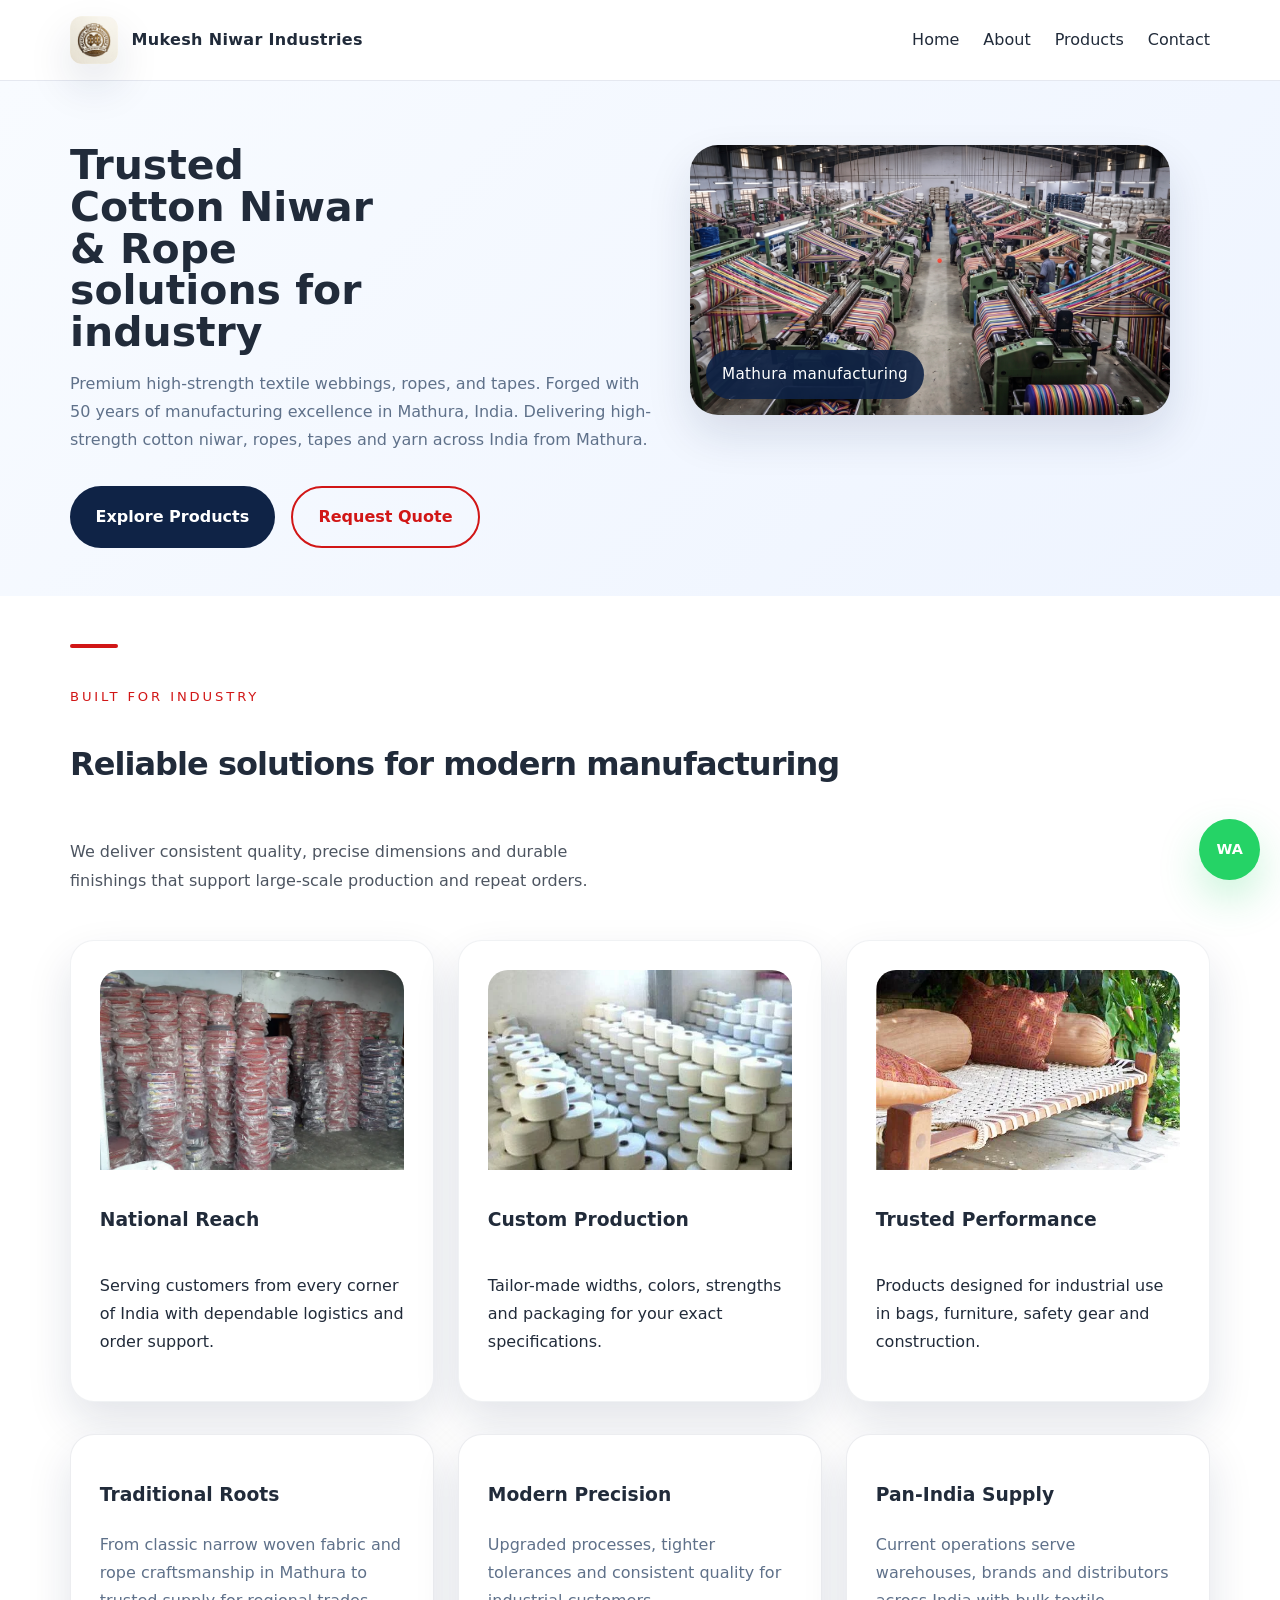
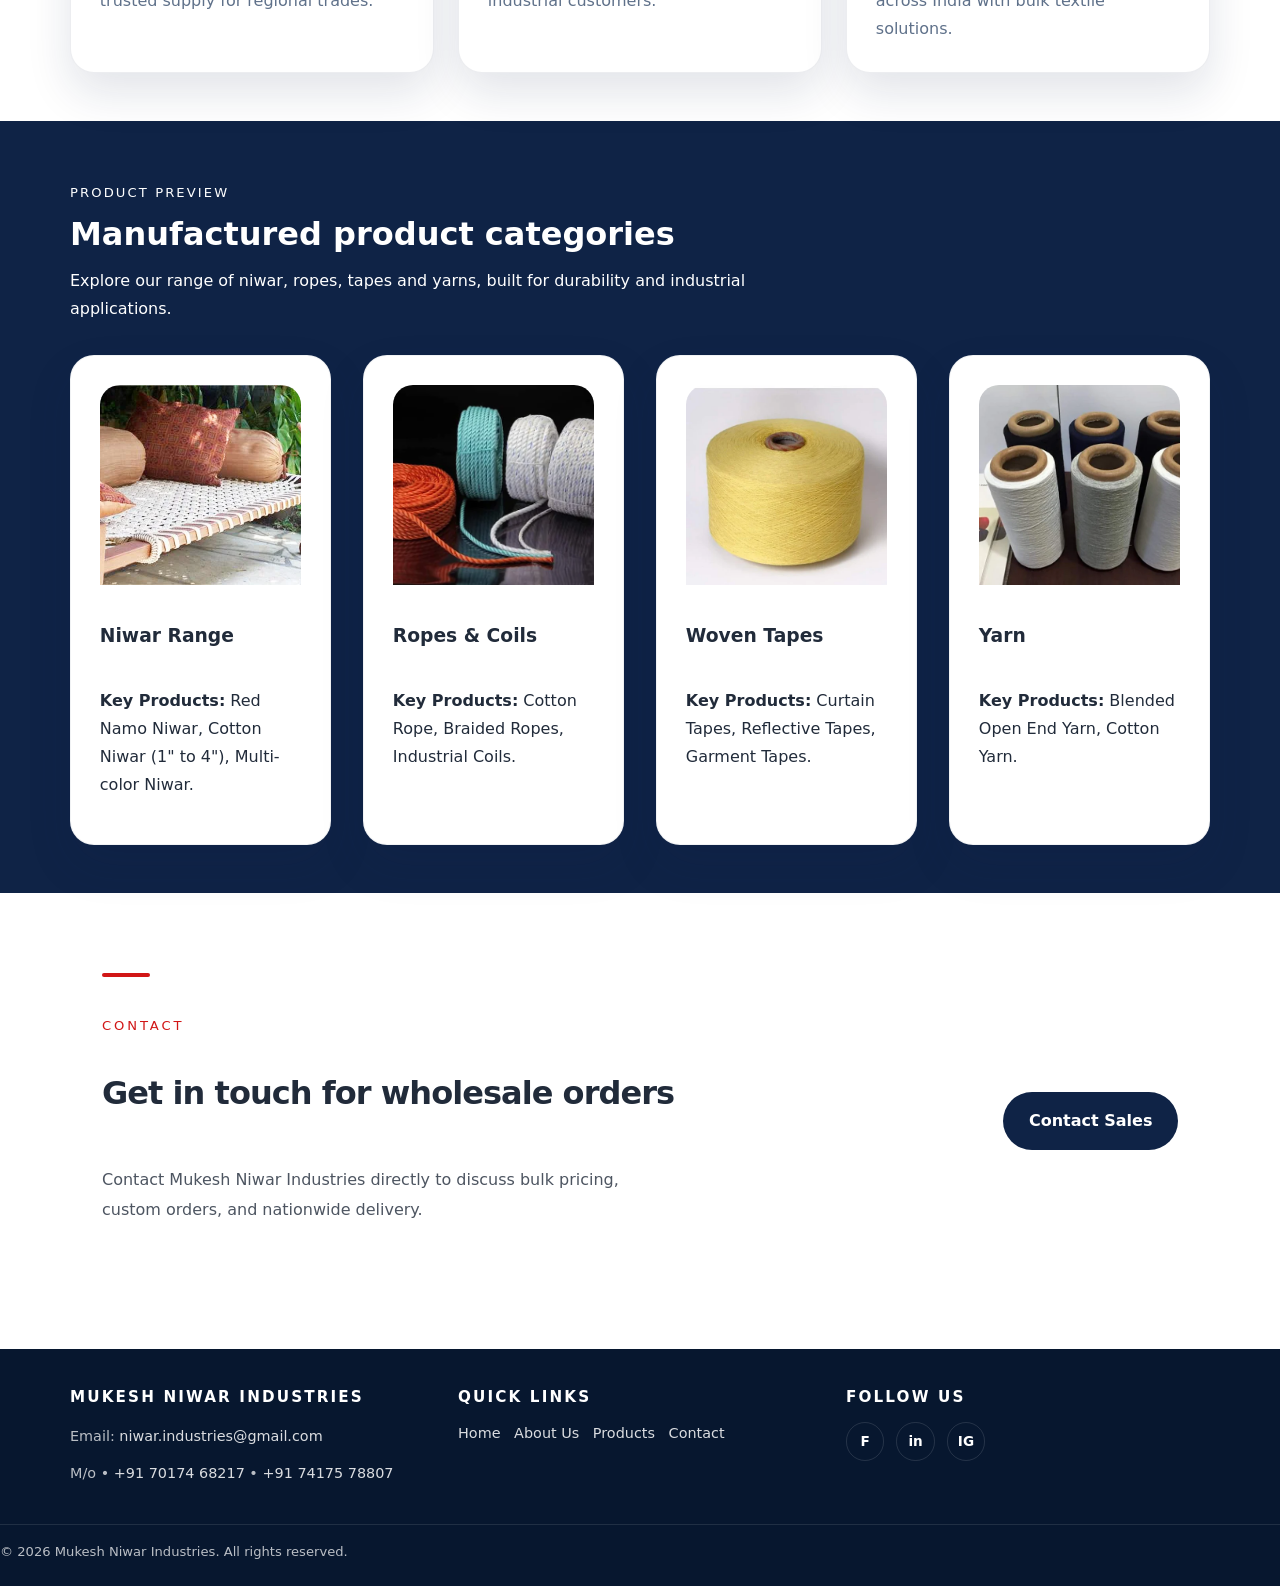
<file: index.html>
<!DOCTYPE html>
<html lang="en">
  <head>
    <meta charset="UTF-8" />
    <meta name="viewport" content="width=device-width, initial-scale=1.0" />
    <meta
      name="description"
      content="Mukesh Niwar Industries - Leading manufacturer and pan-India supplier of narrow woven fabrics, cotton niwar, ropes, and industrial tapes."
    />
    <title>Home | Mukesh Niwar Industries</title>
    <link rel="stylesheet" href="styles.css" />
  </head>
  <body>
    <header class="site-header">
      <div class="container header-inner">
        <a href="index.html" class="brand brand-with-logo">
          <img src="logo.png" alt="Mukesh Niwar Industries logo" class="logo" loading="eager" decoding="async" />
          <span>Mukesh Niwar Industries</span>
        </a>
        <button class="nav-toggle" aria-label="Open navigation">
          <span></span>
          <span></span>
          <span></span>
        </button>
        <nav class="site-nav" id="main-nav">
          <a href="index.html" aria-current="page">Home</a>
          <a href="about.html">About</a>
          <a href="products.html">Products</a>
          <a href="contact.html">Contact</a>
        </nav>
      </div>
    </header>

    <main>
      <section class="hero" id="home">
        <div class="container hero-grid">
          <div>
            <h1>Trusted Cotton Niwar & Rope solutions for industry</h1>
            <p class="hero-copy">
              Premium high-strength textile webbings, ropes, and tapes. Forged with 50 years of manufacturing excellence in Mathura, India. Delivering high-strength cotton niwar, ropes, tapes and yarn across India from Mathura.
            </p>
            <div class="hero-actions">
              <a class="btn btn-primary" href="products.html">Explore Products</a>
              <a class="btn btn-secondary" href="contact.html">Request Quote</a>
            </div>
          </div>

          <div class="hero-visual">
            <div class="hero-image-card">
              <picture>
                <source type="image/png" srcset="curreent_traditonal_ind.png" />
                <img src="curreent_traditonal_ind.png" alt="Traditional manufacturing" loading="eager" decoding="async" />
              </picture>
              <span class="hero-image-chip">Mathura manufacturing</span>
            </div>
            <!-- hero descriptive paragraph removed per request -->
          </div>
        </div>
      </section>

      <section class="section-light">
        <div class="container">
          <div class="page-header">
            <p class="eyebrow">Built for Industry</p>
            <h2>Reliable solutions for modern manufacturing</h2>
            <p>
              We deliver consistent quality, precise dimensions and durable finishings that support large-scale production and repeat orders.
            </p>
          </div>

          <div class="cards-grid">
            <article class="section-card">
              <img src="ind_pic1.webp" alt="Manufacturing facility" class="card-img" loading="lazy" decoding="async" />
              <h3>National Reach</h3>
              <p>Serving customers from every corner of India with dependable logistics and order support.</p>
            </article>
            <article class="section-card">
              <img src="ind_pic2.webp" alt="Production process" class="card-img" loading="lazy" decoding="async" />
              <h3>Custom Production</h3>
              <p>Tailor-made widths, colors, strengths and packaging for your exact specifications.</p>
            </article>
            <article class="section-card">
              <img src="outputproduct1.webp" alt="Product quality" class="card-img" loading="lazy" decoding="async" />
              <h3>Trusted Performance</h3>
              <p>Products designed for industrial use in bags, furniture, safety gear and construction.</p>
            </article>
          </div>

          <div class="timeline-grid">
            <article class="timeline-step">
              <h3>Traditional Roots</h3>
              <p>From classic narrow woven fabric and rope craftsmanship in Mathura to trusted supply for regional trades.</p>
            </article>
            <article class="timeline-step">
              <h3>Modern Precision</h3>
              <p>Upgraded processes, tighter tolerances and consistent quality for industrial customers.</p>
            </article>
            <article class="timeline-step">
              <h3>Pan-India Supply</h3>
              <p>Current operations serve warehouses, brands and distributors across India with bulk textile solutions.</p>
            </article>
          </div>
        </div>
      </section>

      <section class="section-primary">
        <div class="container">
          <div class="section-header text-white">
            <p class="eyebrow">Product Preview</p>
            <h2>Manufactured product categories</h2>
            <p>
              Explore our range of niwar, ropes, tapes and yarns, built for durability and industrial applications.
            </p>
          </div>
          <div class="cards-grid">
            <article class="section-card">
              <img src="outputproduct1.webp" alt="Niwar range products" class="card-img" loading="lazy" decoding="async" />
              <h3>Niwar Range</h3>
              <p><strong>Key Products:</strong> Red Namo Niwar, Cotton Niwar (1" to 4"), Multi-color Niwar.</p>
            </article>
            <article class="section-card">
              <img src="rope1.webp" alt="Ropes and coils" class="card-img" loading="lazy" decoding="async" />
              <h3>Ropes & Coils</h3>
              <p><strong>Key Products:</strong> Cotton Rope, Braided Ropes, Industrial Coils.</p>
            </article>
            <article class="section-card">
              <img src="yarn1.webp" alt="Woven tapes" class="card-img" loading="lazy" decoding="async" />
              <h3>Woven Tapes</h3>
              <p><strong>Key Products:</strong> Curtain Tapes, Reflective Tapes, Garment Tapes.</p>
            </article>
            <article class="section-card">
              <img src="yarn2.webp" alt="Yarn products" class="card-img" loading="lazy" decoding="async" />
              <h3>Yarn</h3>
              <p><strong>Key Products:</strong> Blended Open End Yarn, Cotton Yarn.</p>
            </article>
          </div>
        </div>
      </section>

      <section class="section-light">
        <div class="container contact-panel">
          <div class="page-header">
            <p class="eyebrow">Contact</p>
            <h2>Get in touch for wholesale orders</h2>
            <p>
              Contact Mukesh Niwar Industries directly to discuss bulk pricing, custom orders, and nationwide delivery.
            </p>
          </div>
          <a class="btn btn-primary" href="contact.html">Contact Sales</a>
        </div>
      </section>
    </main>

    <footer class="site-footer">
      <div class="container footer-grid">
        <div class="footer-block">
          <h3>Mukesh Niwar Industries</h3>
          <p class="footer-contact">Email: <a href="mailto:niwar.industries@gmail.com">niwar.industries@gmail.com</a></p>
          <p class="footer-contact">M/o &bull; <a href="tel:+917017468217">+91 70174 68217</a> &bull; <a href="tel:+917417578807">+91 74175 78807</a></p>
        </div>
        <div class="footer-block">
          <h3>Quick Links</h3>
          <ul class="footer-links">
            <li><a href="index.html">Home</a></li>
            <li><a href="about.html">About Us</a></li>
            <li><a href="products.html">Products</a></li>
            <li><a href="contact.html">Contact</a></li>
          </ul>
        </div>
        <div class="footer-block">
          <h3>Follow Us</h3>
          <div class="social-links">
            <a class="social-link" href="#" aria-label="Facebook">F</a>
            <a class="social-link" href="#" aria-label="LinkedIn">in</a>
            <a class="social-link" href="#" aria-label="Instagram">IG</a>
          </div>
        </div>
      </div>
      <div class="footer-note">&copy; 2026 Mukesh Niwar Industries. All rights reserved.</div>
    </footer>

    <a class="whatsapp-float" href="https://wa.me/917017468217?text=Hello%20Mukesh%20Niwar%20Industries%2C%20I%20need%20a%20quote." target="_blank" rel="noreferrer noopener" aria-label="WhatsApp Now"></a>
    <script src="script.js"></script>
  </body>
</html>
</file>
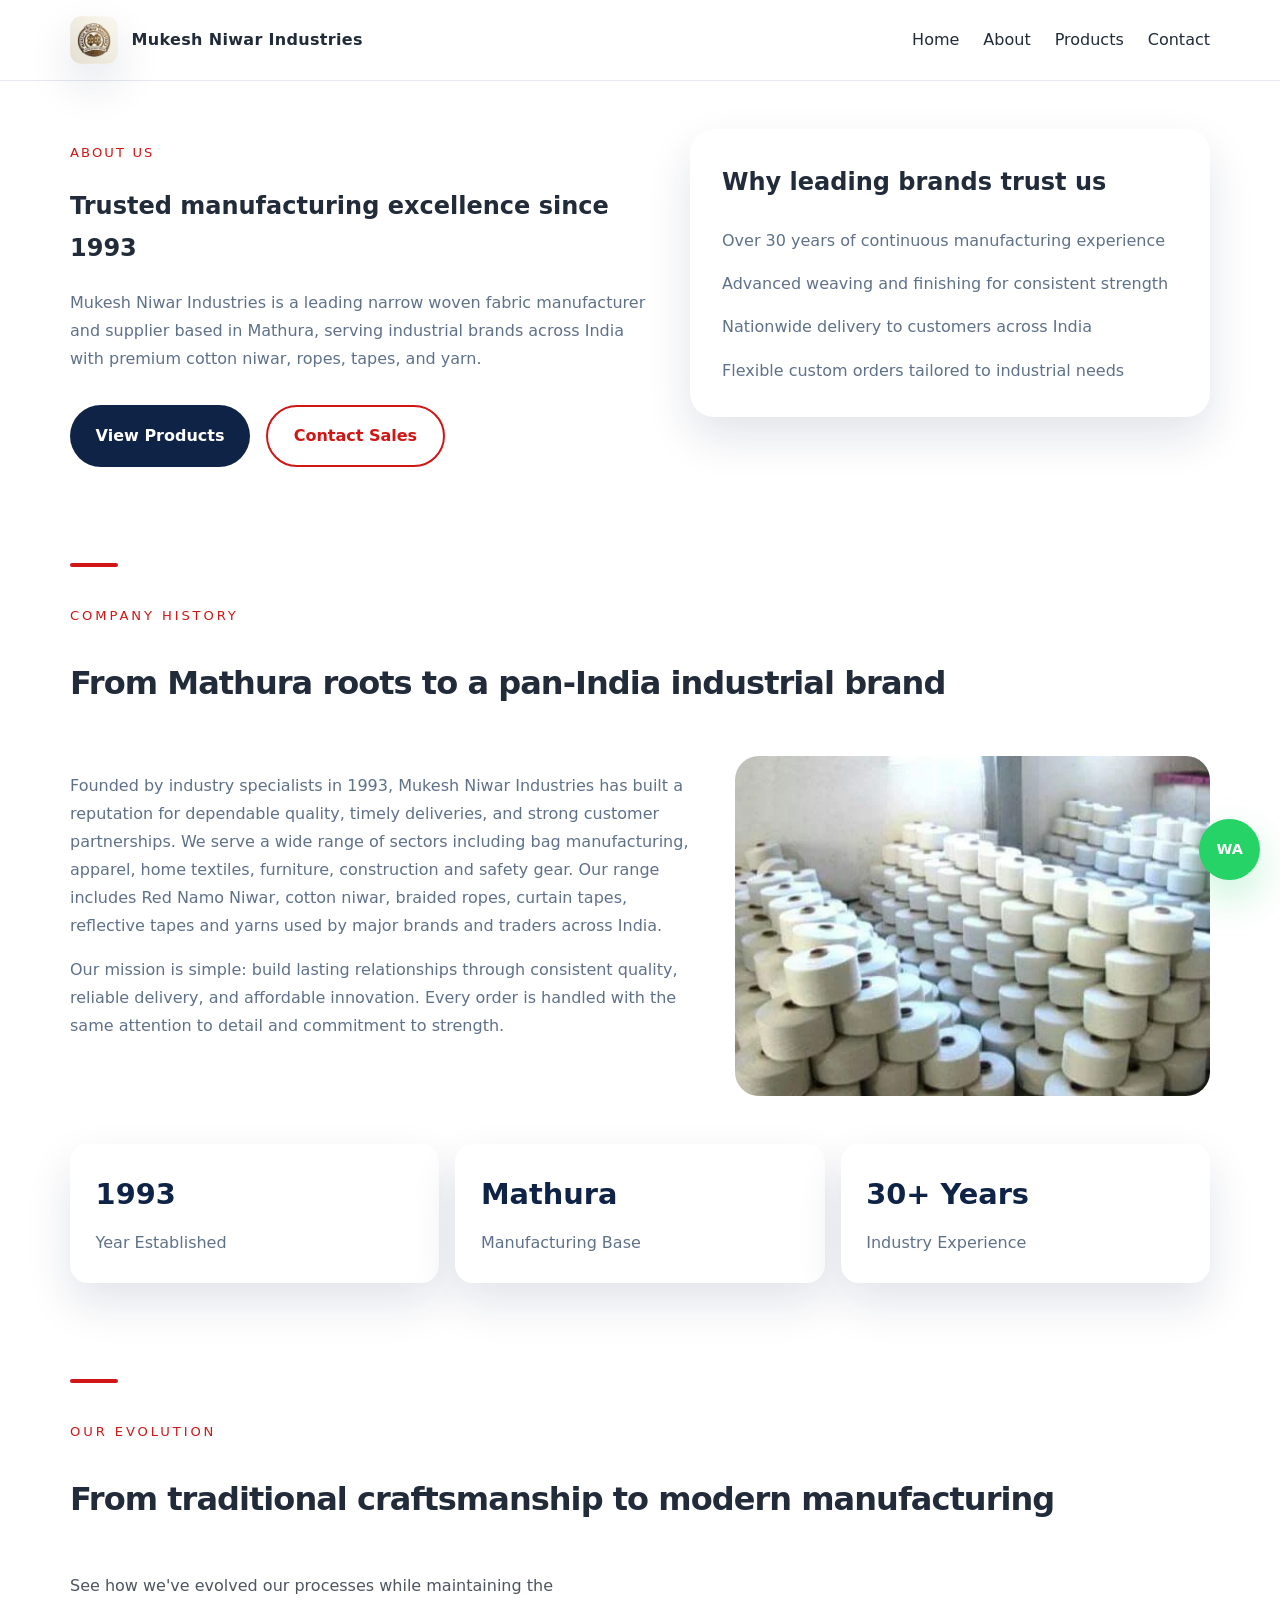
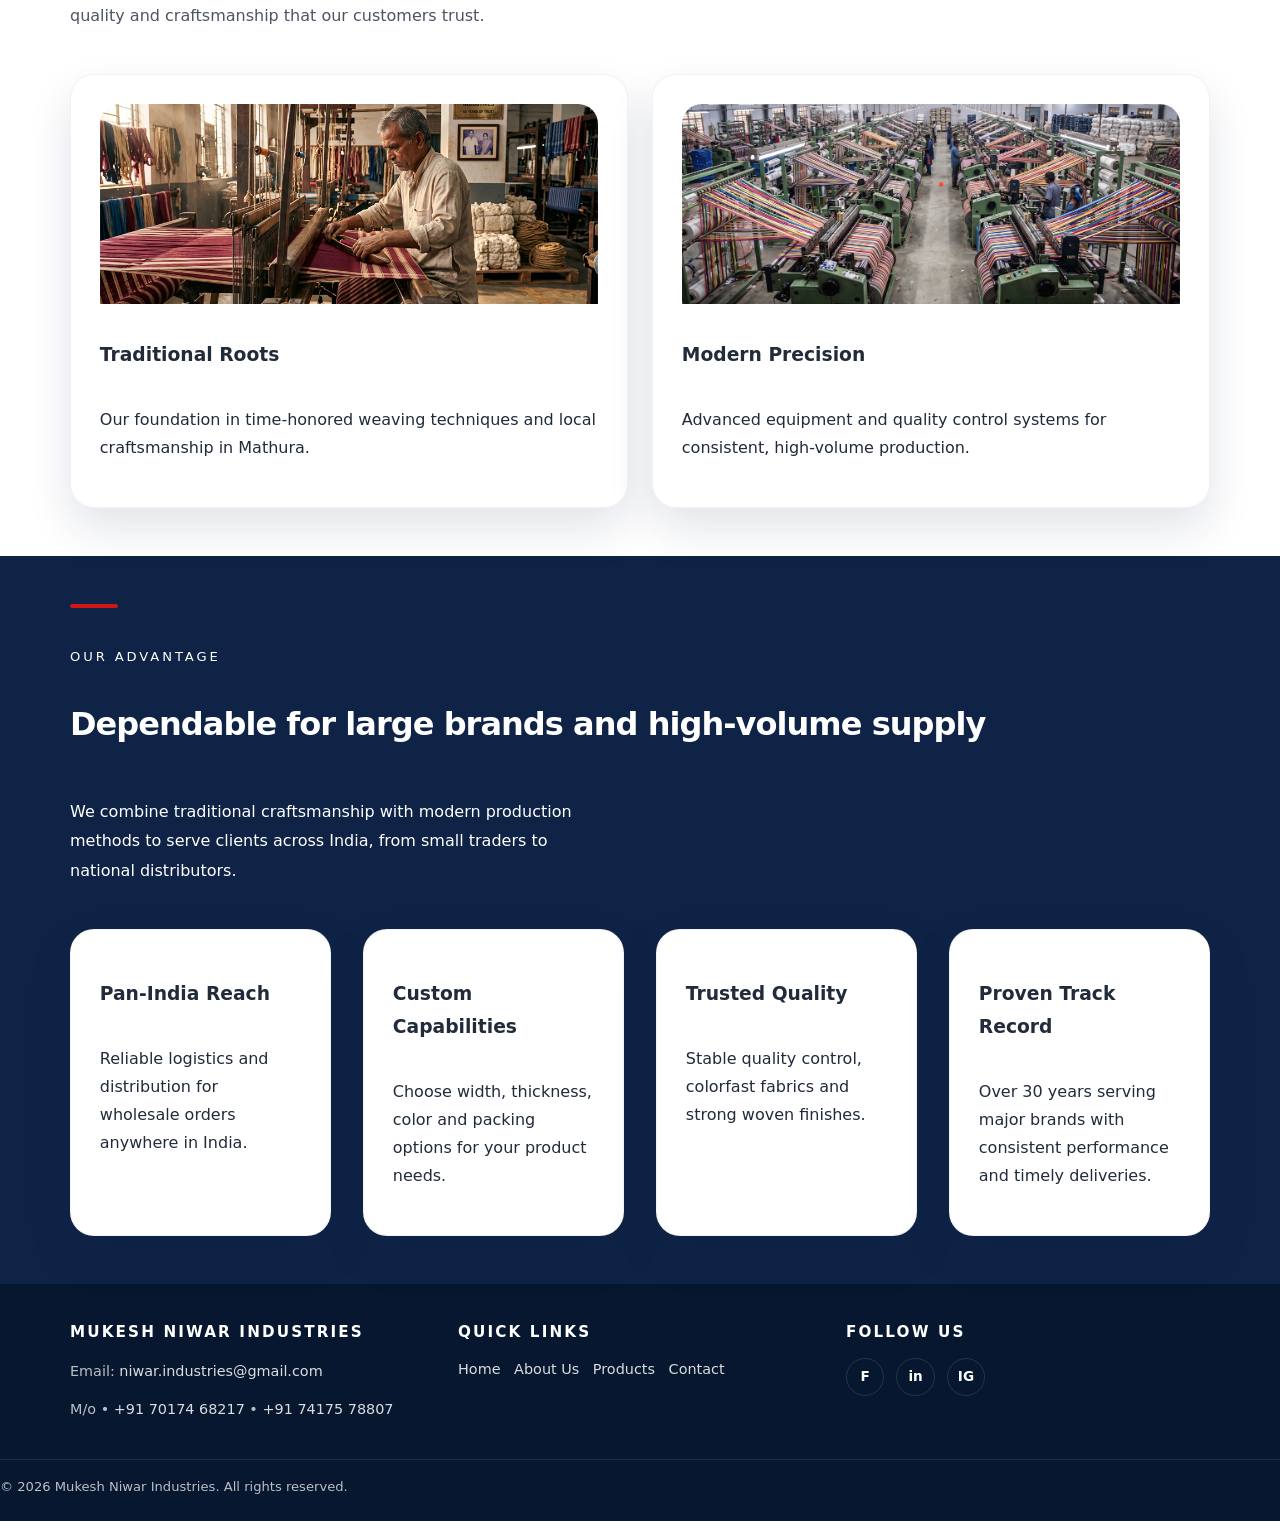
<file: about.html>
<!DOCTYPE html>
<html lang="en">
  <head>
    <meta charset="UTF-8" />
    <meta name="viewport" content="width=device-width, initial-scale=1.0" />
    <meta
      name="description"
      content="About Mukesh Niwar Industries - Trusted narrow woven fabric manufacturers from Mathura serving brands across India since 1993."
    />
    <title>About | Mukesh Niwar Industries</title>
    <link rel="stylesheet" href="styles.css" />
  </head>
  <body>
    <header class="site-header">
      <div class="container header-inner">
        <a href="index.html" class="brand brand-with-logo">
          <img src="logo.png" alt="Mukesh Niwar Industries logo" class="logo" />
          <span>Mukesh Niwar Industries</span>
        </a>
        <button class="nav-toggle" aria-label="Open navigation">
          <span></span>
          <span></span>
          <span></span>
        </button>
        <nav class="site-nav" id="main-nav">
          <a href="index.html">Home</a>
          <a href="about.html" aria-current="page">About</a>
          <a href="products.html">Products</a>
          <a href="contact.html">Contact</a>
        </nav>
      </div>
    </header>

    <main>
      <section class="section-light">
        <div class="container hero-grid">
          <div>
            <p class="eyebrow">About Us</p>
            <h1>Trusted manufacturing excellence since 1993</h1>
            <p class="hero-copy">
              Mukesh Niwar Industries is a leading narrow woven fabric manufacturer and supplier based in Mathura, serving industrial brands across India with premium cotton niwar, ropes, tapes, and yarn.
            </p>
            <div class="hero-actions">
              <a class="btn btn-primary" href="products.html">View Products</a>
              <a class="btn btn-secondary" href="contact.html">Contact Sales</a>
            </div>
          </div>
          <div class="hero-card">
            <h2>Why leading brands trust us</h2>
            <ul>
              <li>Over 30 years of continuous manufacturing experience</li>
              <li>Advanced weaving and finishing for consistent strength</li>
              <li>Nationwide delivery to customers across India</li>
              <li>Flexible custom orders tailored to industrial needs</li>
            </ul>
          </div>
        </div>
      </section>

      <section class="section-light">
        <div class="container">
          <div class="page-header">
            <p class="eyebrow">Company History</p>
            <h2>From Mathura roots to a pan-India industrial brand</h2>
          </div>

          <div class="about-grid">
            <div>
              <p>
                Founded by industry specialists in 1993, Mukesh Niwar Industries has built a reputation for dependable quality, timely deliveries, and strong customer partnerships. We serve a wide range of sectors including bag manufacturing, apparel, home textiles, furniture, construction and safety gear. Our range includes Red Namo Niwar, cotton niwar, braided ropes, curtain tapes, reflective tapes and yarns used by major brands and traders across India.
              </p>
              <p>
                Our mission is simple: build lasting relationships through consistent quality, reliable delivery, and affordable innovation. Every order is handled with the same attention to detail and commitment to strength.
              </p>
            </div>
            <div class="about-panel">
              <img src="ind_pic2.webp" alt="Manufacturing in Mathura" class="card-img" />
            </div>
            <div class="about-stats-row">
              <div class="stat-card">
                <span>1993</span>
                <p>Year Established</p>
              </div>
              <div class="stat-card">
                <span>Mathura</span>
                <p>Manufacturing Base</p>
              </div>
              <div class="stat-card">
                <span>30+ Years</span>
                <p>Industry Experience</p>
              </div>
            </div>
          </div>
        </div>
      </section>

      <section class="section-light">
        <div class="container">
          <div class="page-header">
            <p class="eyebrow">Our Evolution</p>
            <h2>From traditional craftsmanship to modern manufacturing</h2>
            <p>
              See how we've evolved our processes while maintaining the quality and craftsmanship that our customers trust.
            </p>
          </div>

          <div class="cards-grid">
            <article class="section-card">
              <img src="prev_traditonal_ind.png" alt="Traditional manufacturing methods" class="card-img" loading="lazy" decoding="async" />
              <h3>Traditional Roots</h3>
              <p>Our foundation in time-honored weaving techniques and local craftsmanship in Mathura.</p>
            </article>
            <article class="section-card">
              <img src="curreent_traditonal_ind.png" alt="Modern manufacturing processes" class="card-img" loading="lazy" decoding="async" />
              <h3>Modern Precision</h3>
              <p>Advanced equipment and quality control systems for consistent, high-volume production.</p>
            </article>
          </div>
        </div>
      </section>

      <section class="section-primary">
        <div class="container">
          <div class="page-header text-white">
            <p class="eyebrow">Our Advantage</p>
            <h2>Dependable for large brands and high-volume supply</h2>
            <p>
              We combine traditional craftsmanship with modern production methods to serve clients across India, from small traders to national distributors.
            </p>
          </div>

          <div class="cards-grid">
            <article class="section-card">
              <h3>Pan-India Reach</h3>
              <p>Reliable logistics and distribution for wholesale orders anywhere in India.</p>
            </article>
            <article class="section-card">
              <h3>Custom Capabilities</h3>
              <p>Choose width, thickness, color and packing options for your product needs.</p>
            </article>
            <article class="section-card">
              <h3>Trusted Quality</h3>
              <p>Stable quality control, colorfast fabrics and strong woven finishes.</p>
            </article>
            <article class="section-card">
              <h3>Proven Track Record</h3>
              <p>Over 30 years serving major brands with consistent performance and timely deliveries.</p>
            </article>
          </div>
        </div>
      </section>
    </main>

    <footer class="site-footer">
      <div class="container footer-grid">
        <div class="footer-block">
          <h3>Mukesh Niwar Industries</h3>
          <p class="footer-contact">Email: <a href="mailto:niwar.industries@gmail.com">niwar.industries@gmail.com</a></p>
          <p class="footer-contact">M/o &bull; <a href="tel:+917017468217">+91 70174 68217</a> &bull; <a href="tel:+917417578807">+91 74175 78807</a></p>
        </div>
        <div class="footer-block">
          <h3>Quick Links</h3>
          <ul class="footer-links">
            <li><a href="index.html">Home</a></li>
            <li><a href="about.html">About Us</a></li>
            <li><a href="products.html">Products</a></li>
            <li><a href="contact.html">Contact</a></li>
          </ul>
        </div>
        <div class="footer-block">
          <h3>Follow Us</h3>
          <div class="social-links">
            <a class="social-link" href="#" aria-label="Facebook">F</a>
            <a class="social-link" href="#" aria-label="LinkedIn">in</a>
            <a class="social-link" href="#" aria-label="Instagram">IG</a>
          </div>
        </div>
      </div>
      <div class="footer-note">&copy; 2026 Mukesh Niwar Industries. All rights reserved.</div>
    </footer>

    <a class="whatsapp-float" href="https://wa.me/917017468217?text=Hello%20Mukesh%20Niwar%20Industries%2C%20I%20would%20like%20product%20details." target="_blank" rel="noreferrer noopener" aria-label="WhatsApp Now"></a>
    <script src="script.js"></script>
  </body>
</html>
</file>
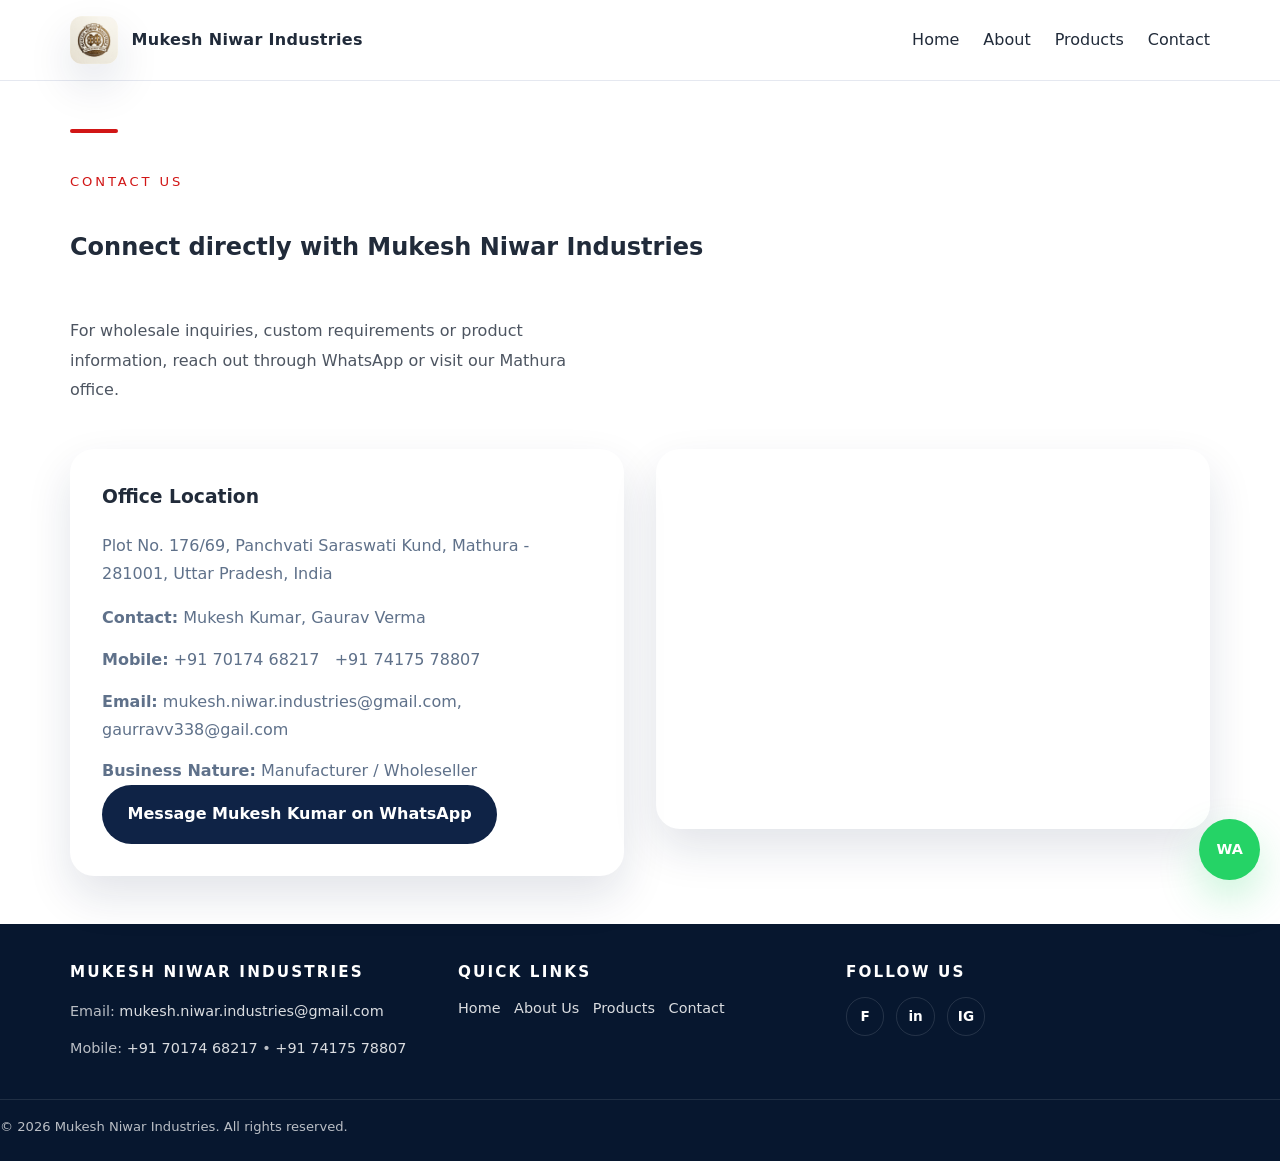
<file: contact.html>
<!DOCTYPE html>
<html lang="en">
  <head>
    <meta charset="UTF-8" />
    <meta name="viewport" content="width=device-width, initial-scale=1.0" />
    <meta
      name="description"
      content="Contact Mukesh Niwar Industries for wholesale orders, custom textile solutions and pan-India supply of niwar, ropes and tapes."
    />
    <title>Contact | Mukesh Niwar Industries</title>
    <link rel="stylesheet" href="styles.css" />
  </head>
  <body>
    <header class="site-header">
      <div class="container header-inner">
        <a href="index.html" class="brand brand-with-logo">
          <img src="logo.png" alt="Mukesh Niwar Industries logo" class="logo" />
          <span>Mukesh Niwar Industries</span>
        </a>
        <button class="nav-toggle" aria-label="Open navigation">
          <span></span>
          <span></span>
          <span></span>
        </button>
        <nav class="site-nav" id="main-nav">
          <a href="index.html">Home</a>
          <a href="about.html">About</a>
          <a href="products.html">Products</a>
          <a href="contact.html" aria-current="page">Contact</a>
        </nav>
      </div>
    </header>

    <main>
      <section class="section-light">
        <div class="container">
          <div class="page-header">
            <p class="eyebrow">Contact Us</p>
            <h1>Connect directly with Mukesh Niwar Industries</h1>
            <p>
              For wholesale inquiries, custom requirements or product information, reach out through WhatsApp or visit our Mathura office.
            </p>
          </div>

          <div class="contact-grid">
            <div class="contact-card">
                <h3>Office Location</h3>
                <p>Plot No. 176/69, Panchvati Saraswati Kund, Mathura - 281001, Uttar Pradesh, India</p>
                <div class="contact-details">
                  <p><strong>Contact:</strong> Mukesh Kumar, Gaurav Verma</p>
                  <p><strong>Mobile:</strong> <a href="tel:+917017468217">+91 70174 68217</a> &nbsp; <a href="tel:+917417578807">+91 74175 78807</a></p>
                  <p><strong>Email:</strong> <a href="mailto:mukesh.niwar.industries@gmail.com">mukesh.niwar.industries@gmail.com</a>, <a href="mailto:gaurravv338@gail.com">gaurravv338@gail.com</a></p>
                  <p><strong>Business Nature:</strong> Manufacturer / Wholeseller</p>
                </div>
                <a
                  class="btn btn-primary"
                  href="https://wa.me/917017468217?text=Hello%20Mukesh%20Kumar%2C%20I%20would%20like%20a%20quote%20for%20your%20products."
                  target="_blank"
                  rel="noreferrer noopener"
                  >Message Mukesh Kumar on WhatsApp</a
                >
              </div>
            <div class="map-frame">
              <iframe
                src="https://www.google.com/maps?q=Plot+No.+176%2F69+Panchvati+Saraswati+Kund+Mathura+281001&output=embed"
                width="100%"
                height="380"
                style="border:0;"
                allowfullscreen=""
                loading="lazy"
              ></iframe>
            </div>
          </div>
        </div>
      </section>
    </main>

    <footer class="site-footer">
      <div class="container footer-grid">
        <div class="footer-block">
          <h3>Mukesh Niwar Industries</h3>
          <p class="footer-contact">Email: <a href="mailto:mukesh.niwar.industries@gmail.com">mukesh.niwar.industries@gmail.com</a></p>
          <p class="footer-contact">Mobile: <a href="tel:+917017468217">+91 70174 68217</a> &bull; <a href="tel:+917417578807">+91 74175 78807</a></p>
        </div>
        <div class="footer-block">
          <h3>Quick Links</h3>
          <ul class="footer-links">
            <li><a href="index.html">Home</a></li>
            <li><a href="about.html">About Us</a></li>
            <li><a href="products.html">Products</a></li>
            <li><a href="contact.html">Contact</a></li>
          </ul>
        </div>
        <div class="footer-block">
          <h3>Follow Us</h3>
          <div class="social-links">
            <a class="social-link" href="#" aria-label="Facebook">F</a>
            <a class="social-link" href="#" aria-label="LinkedIn">in</a>
            <a class="social-link" href="#" aria-label="Instagram">IG</a>
          </div>
        </div>
      </div>
      <div class="footer-note">&copy; 2026 Mukesh Niwar Industries. All rights reserved.</div>
    </footer>

    <a class="whatsapp-float" href="https://wa.me/917017468217?text=Hello%20Mukesh%20Niwar%20Industries%2C%20I%20am%20ready%20to%20place%20an%20order." target="_blank" rel="noreferrer noopener" aria-label="WhatsApp Now"></a>
    <script src="script.js"></script>
  </body>
</html>
</file>
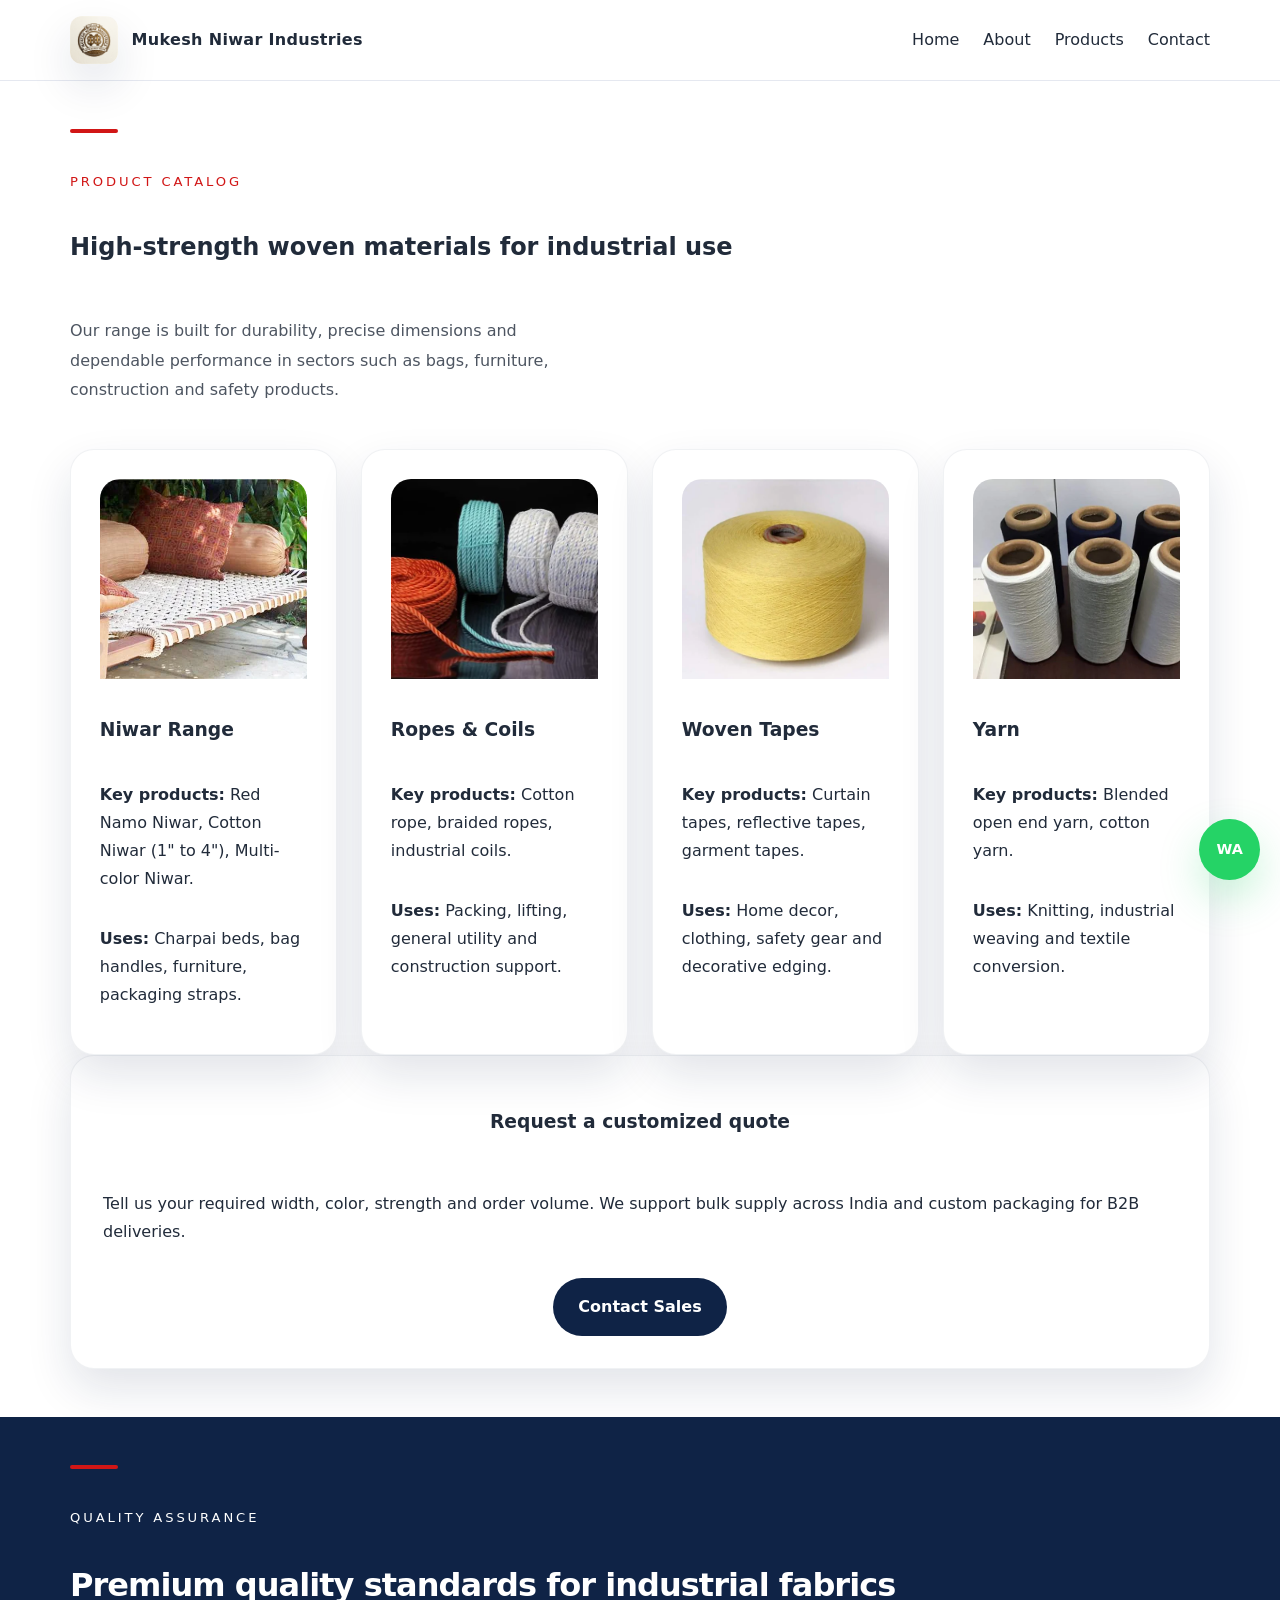
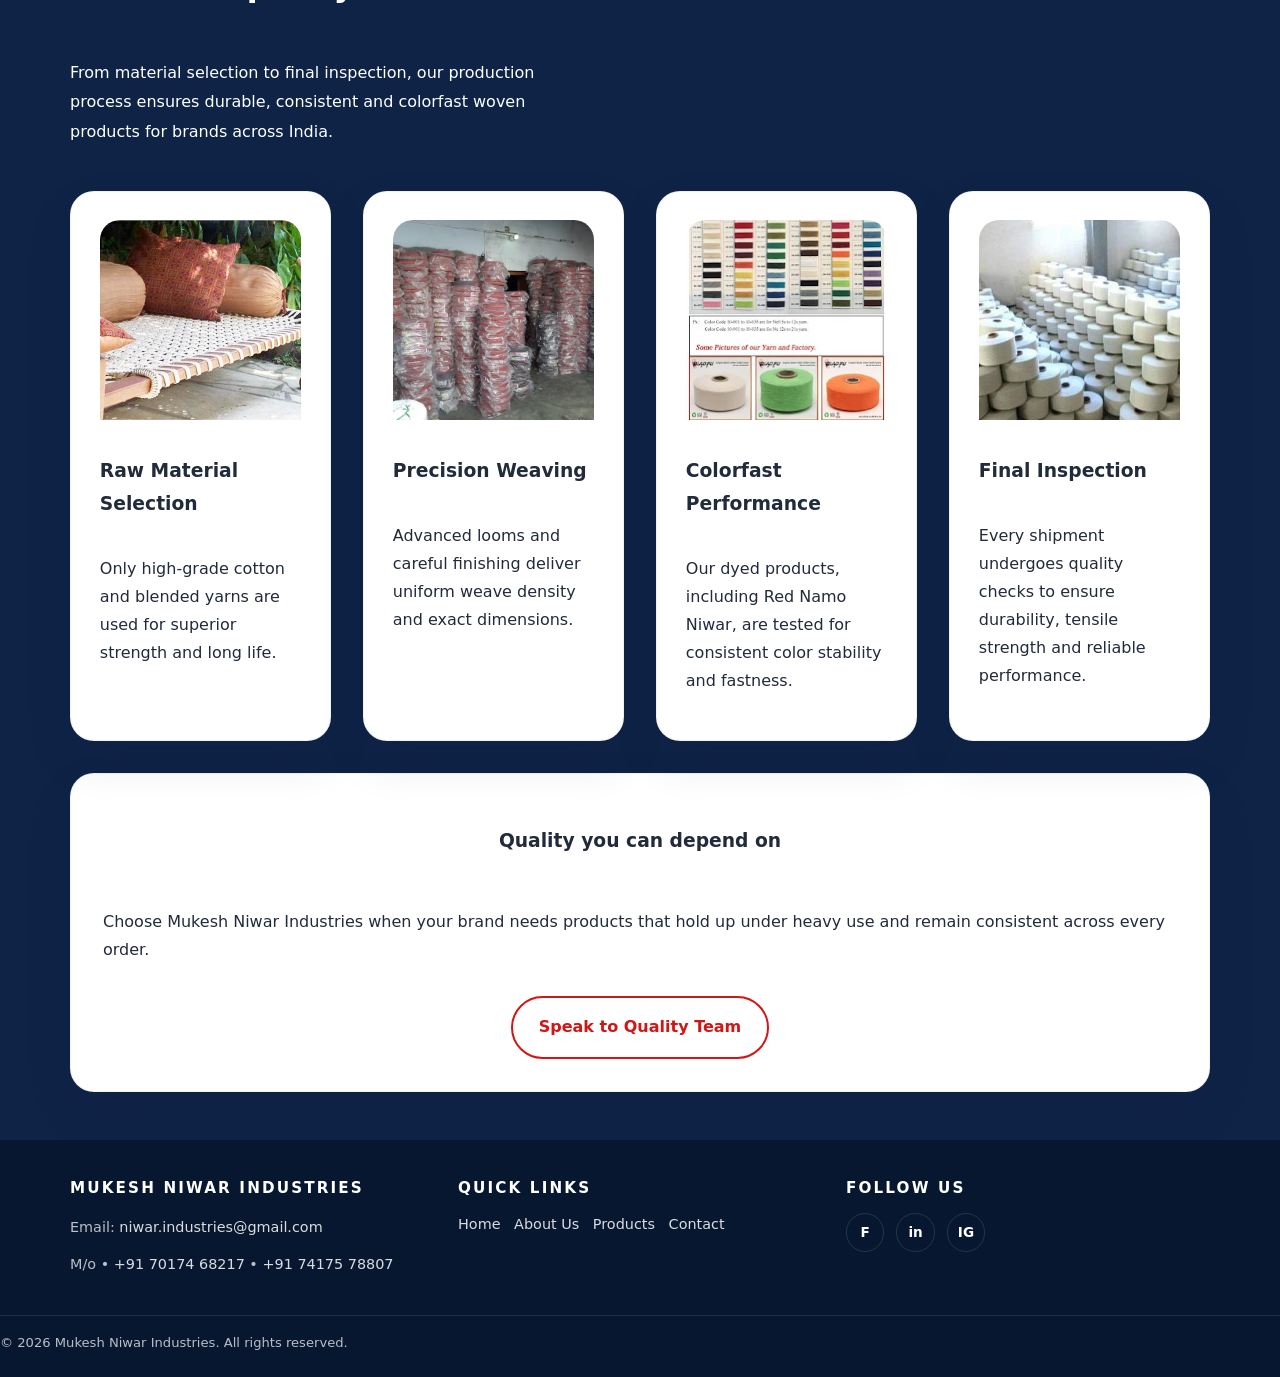
<file: products.html>
<!DOCTYPE html>
<html lang="en">
  <head>
    <meta charset="UTF-8" />
    <meta name="viewport" content="width=device-width, initial-scale=1.0" />
    <meta
      name="description"
      content="Product catalog for Mukesh Niwar Industries featuring cotton niwar, ropes, tapes, and yarn for industrial use."
    />
    <title>Products | Mukesh Niwar Industries</title>
    <link rel="stylesheet" href="styles.css" />
  </head>
  <body>
    <header class="site-header">
      <div class="container header-inner">
        <a href="index.html" class="brand brand-with-logo">
          <img src="logo.png" alt="Mukesh Niwar Industries logo" class="logo" />
          <span>Mukesh Niwar Industries</span>
        </a>
        <button class="nav-toggle" aria-label="Open navigation">
          <span></span>
          <span></span>
          <span></span>
        </button>
        <nav class="site-nav" id="main-nav">
          <a href="index.html">Home</a>
          <a href="about.html">About</a>
          <a href="products.html" aria-current="page">Products</a>
          <a href="contact.html">Contact</a>
        </nav>
      </div>
    </header>

    <main>
      <section class="section-light">
        <div class="container">
          <div class="page-header">
            <p class="eyebrow">Product Catalog</p>
            <h1>High-strength woven materials for industrial use</h1>
            <p>
              Our range is built for durability, precise dimensions and dependable performance in sectors such as bags, furniture, construction and safety products.
            </p>
          </div>

          <div class="cards-grid">
            <article class="section-card">
              <img src="outputproduct1.webp" alt="Niwar range products" class="card-img" />
              <h3>Niwar Range</h3>
              <p><strong>Key products:</strong> Red Namo Niwar, Cotton Niwar (1" to 4"), Multi-color Niwar.</p>
              <p><strong>Uses:</strong> Charpai beds, bag handles, furniture, packaging straps.</p>
            </article>
            <article class="section-card">
              <img src="rope1.webp" alt="Ropes and coils" class="card-img" />
              <h3>Ropes & Coils</h3>
              <p><strong>Key products:</strong> Cotton rope, braided ropes, industrial coils.</p>
              <p><strong>Uses:</strong> Packing, lifting, general utility and construction support.</p>
            </article>
            <article class="section-card">
              <img src="yarn1.webp" alt="Woven tapes" class="card-img" />
              <h3>Woven Tapes</h3>
              <p><strong>Key products:</strong> Curtain tapes, reflective tapes, garment tapes.</p>
              <p><strong>Uses:</strong> Home decor, clothing, safety gear and decorative edging.</p>
            </article>
            <article class="section-card">
              <img src="yarn2.webp" alt="Yarn products" class="card-img" />
              <h3>Yarn</h3>
              <p><strong>Key products:</strong> Blended open end yarn, cotton yarn.</p>
              <p><strong>Uses:</strong> Knitting, industrial weaving and textile conversion.</p>
            </article>
          </div>

          <div class="section-card contact-panel">
            <h3>Request a customized quote</h3>
            <p>
              Tell us your required width, color, strength and order volume. We support bulk supply across India and custom packaging for B2B deliveries.
            </p>
            <a
              class="btn btn-primary"
              href="contact.html"
              >Contact Sales</a
            >
          </div>
        </div>
      </section>

      <section class="section-primary">
        <div class="container">
          <div class="page-header text-white">
            <p class="eyebrow">Quality Assurance</p>
            <h2>Premium quality standards for industrial fabrics</h2>
            <p>
              From material selection to final inspection, our production process ensures durable, consistent and colorfast woven products for brands across India.
            </p>
          </div>

          <div class="cards-grid">
            <article class="section-card">
              <img src="outputproduct1.webp" alt="Raw materials selection" class="card-img" />
              <h3>Raw Material Selection</h3>
              <p>Only high-grade cotton and blended yarns are used for superior strength and long life.</p>
            </article>
            <article class="section-card">
              <img src="ind_pic1.webp" alt="Precision weaving process" class="card-img" />
              <h3>Precision Weaving</h3>
              <p>Advanced looms and careful finishing deliver uniform weave density and exact dimensions.</p>
            </article>
            <article class="section-card">
              <img src="yarn3.webp" alt="Colorfast performance" class="card-img" />
              <h3>Colorfast Performance</h3>
              <p>Our dyed products, including Red Namo Niwar, are tested for consistent color stability and fastness.</p>
            </article>
            <article class="section-card">
              <img src="ind_pic2.webp" alt="Final inspection" class="card-img" />
              <h3>Final Inspection</h3>
              <p>Every shipment undergoes quality checks to ensure durability, tensile strength and reliable performance.</p>
            </article>
          </div>

          <div class="section-card contact-panel">
            <h3>Quality you can depend on</h3>
            <p>
              Choose Mukesh Niwar Industries when your brand needs products that hold up under heavy use and remain consistent across every order.
            </p>
            <a class="btn btn-secondary" href="contact.html">Speak to Quality Team</a>
          </div>
        </div>
      </section>
    </main>

    <footer class="site-footer">
      <div class="container footer-grid">
        <div class="footer-block">
          <h3>Mukesh Niwar Industries</h3>
          <p class="footer-contact">Email: <a href="mailto:niwar.industries@gmail.com">niwar.industries@gmail.com</a></p>
          <p class="footer-contact">M/o &bull; <a href="tel:+917017468217">+91 70174 68217</a> &bull; <a href="tel:+917417578807">+91 74175 78807</a></p>
        </div>
        <div class="footer-block">
          <h3>Quick Links</h3>
          <ul class="footer-links">
            <li><a href="index.html">Home</a></li>
            <li><a href="about.html">About Us</a></li>
            <li><a href="products.html">Products</a></li>
            <li><a href="contact.html">Contact</a></li>
          </ul>
        </div>
        <div class="footer-block">
          <h3>Follow Us</h3>
          <div class="social-links">
            <a class="social-link" href="#" aria-label="Facebook">F</a>
            <a class="social-link" href="#" aria-label="LinkedIn">in</a>
            <a class="social-link" href="#" aria-label="Instagram">IG</a>
          </div>
        </div>
      </div>
      <div class="footer-note">&copy; 2026 Mukesh Niwar Industries. All rights reserved.</div>
    </footer>

    <a class="whatsapp-float" href="https://wa.me/917017468217?text=Hello%20Mukesh%20Niwar%20Industries%2C%20I%20need%20product%20pricing." target="_blank" rel="noreferrer noopener" aria-label="WhatsApp Now"></a>
    <script src="script.js"></script>
  </body>
</html>
</file>
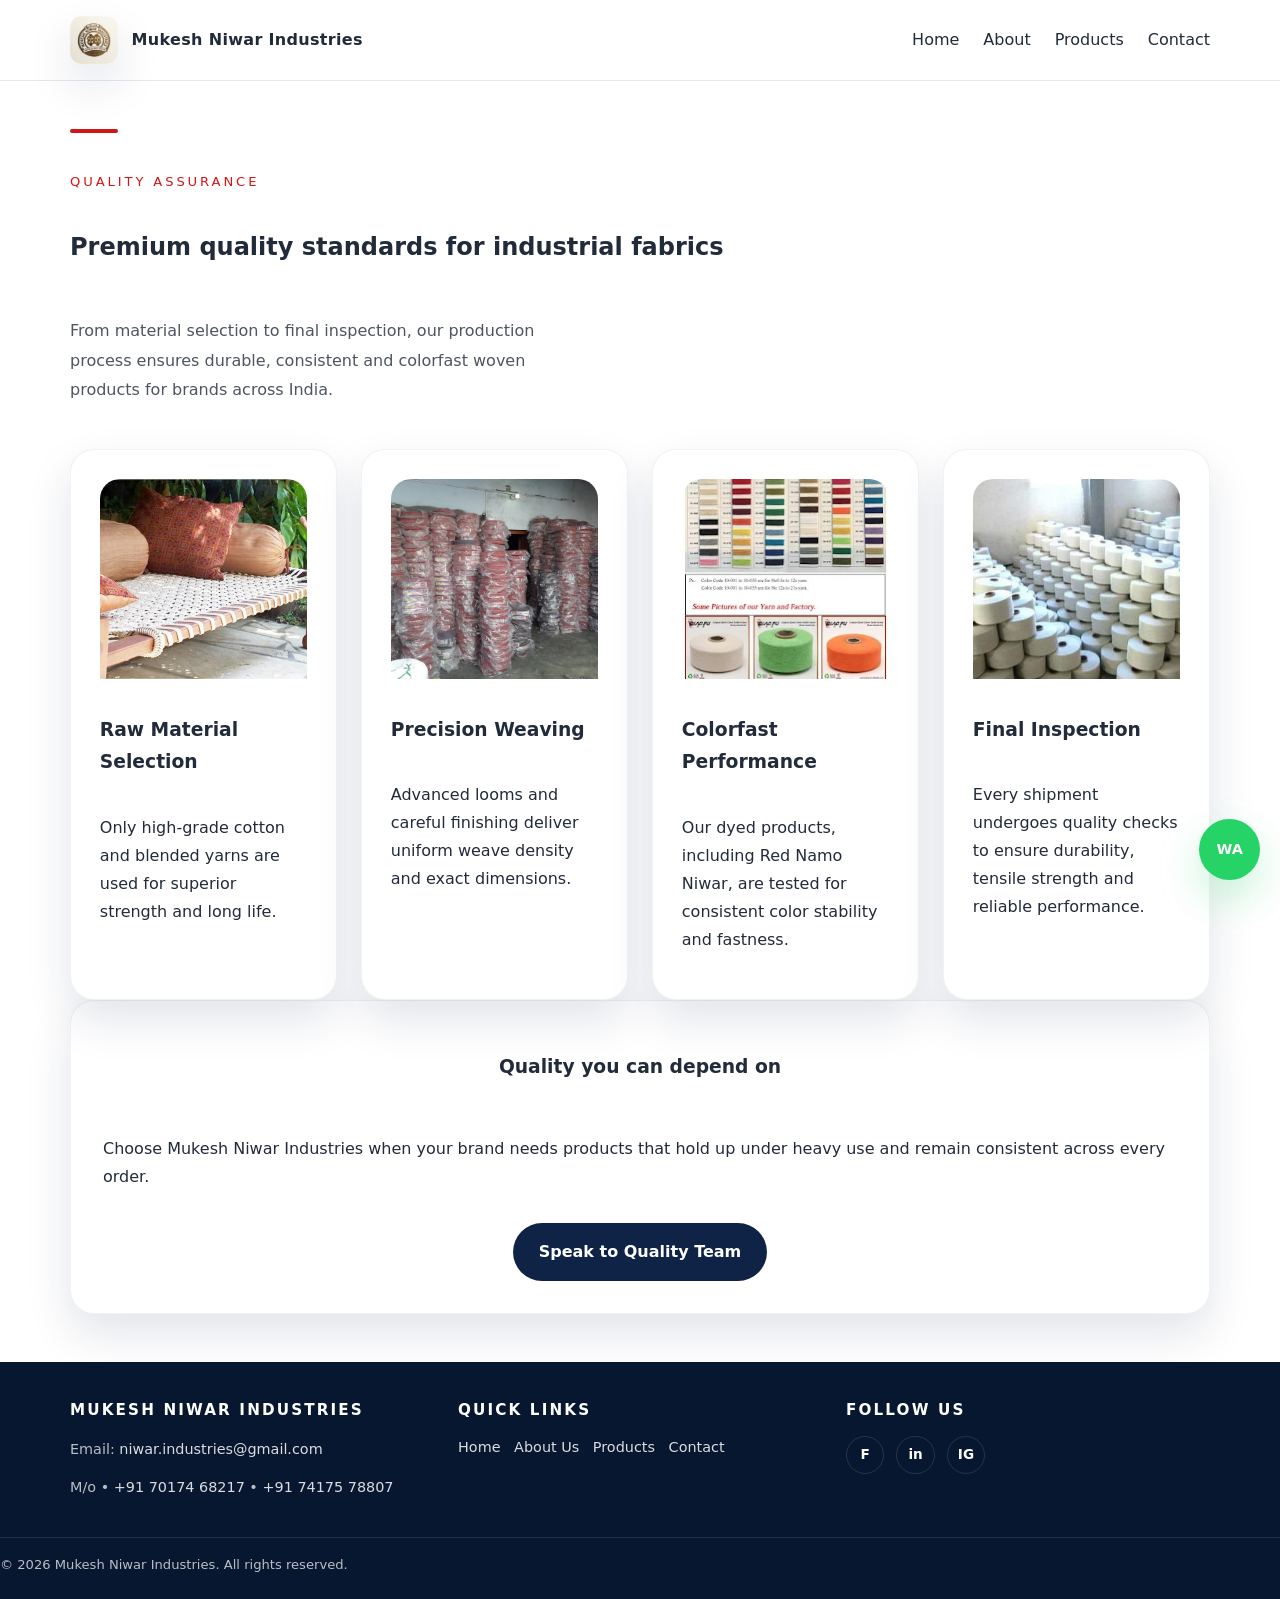
<file: quality.html>
<!DOCTYPE html>
<html lang="en">
  <head>
    <meta charset="UTF-8" />
    <meta name="viewport" content="width=device-width, initial-scale=1.0" />
    <meta
      name="description"
      content="Quality assurance at Mukesh Niwar Industries with durable cotton fabrics, colorfast niwar, ropes and tapes."
    />
    <title>Quality | Mukesh Niwar Industries</title>
    <link rel="stylesheet" href="styles.css" />
  </head>
  <body>
    <header class="site-header">
      <div class="container header-inner">
        <a href="index.html" class="brand brand-with-logo">
          <img src="logo.png" alt="Mukesh Niwar Industries logo" class="logo" />
          <span>Mukesh Niwar Industries</span>
        </a>
        <button class="nav-toggle" aria-label="Open navigation">
          <span></span>
          <span></span>
          <span></span>
        </button>
        <nav class="site-nav" id="main-nav">
          <a href="index.html">Home</a>
          <a href="about.html">About</a>
          <a href="products.html">Products</a>
          <a href="contact.html">Contact</a>
        </nav>
      </div>
    </header>

    <main>
      <section class="section-light">
        <div class="container">
          <div class="page-header">
            <p class="eyebrow">Quality Assurance</p>
            <h1>Premium quality standards for industrial fabrics</h1>
            <p>
              From material selection to final inspection, our production process ensures durable, consistent and colorfast woven products for brands across India.
            </p>
          </div>

          <div class="cards-grid">
            <article class="section-card">
              <img src="outputproduct1.webp" alt="Raw materials selection" class="card-img" />
              <h3>Raw Material Selection</h3>
              <p>Only high-grade cotton and blended yarns are used for superior strength and long life.</p>
            </article>
            <article class="section-card">
              <img src="ind_pic1.webp" alt="Precision weaving process" class="card-img" />
              <h3>Precision Weaving</h3>
              <p>Advanced looms and careful finishing deliver uniform weave density and exact dimensions.</p>
            </article>
            <article class="section-card">
              <img src="yarn3.webp" alt="Colorfast performance" class="card-img" />
              <h3>Colorfast Performance</h3>
              <p>Our dyed products, including Red Namo Niwar, are tested for consistent color stability and fastness.</p>
            </article>
            <article class="section-card">
              <img src="ind_pic2.webp" alt="Final inspection" class="card-img" />
              <h3>Final Inspection</h3>
              <p>Every shipment undergoes quality checks to ensure durability, tensile strength and reliable performance.</p>
            </article>
          </div>

          <div class="section-card contact-panel">
            <h3>Quality you can depend on</h3>
            <p>
              Choose Mukesh Niwar Industries when your brand needs products that hold up under heavy use and remain consistent across every order.
            </p>
            <a class="btn btn-primary" href="contact.html">Speak to Quality Team</a>
          </div>
        </div>
      </section>
    </main>

    <footer class="site-footer">
      <div class="container footer-grid">
        <div class="footer-block">
          <h3>Mukesh Niwar Industries</h3>
          <p class="footer-contact">Email: <a href="mailto:niwar.industries@gmail.com">niwar.industries@gmail.com</a></p>
          <p class="footer-contact">M/o &bull; <a href="tel:+917017468217">+91 70174 68217</a> &bull; <a href="tel:+917417578807">+91 74175 78807</a></p>
        </div>
        <div class="footer-block">
          <h3>Quick Links</h3>
          <ul class="footer-links">
            <li><a href="index.html">Home</a></li>
            <li><a href="about.html">About Us</a></li>
            <li><a href="products.html">Products</a></li>
            <li><a href="contact.html">Contact</a></li>
          </ul>
        </div>
        <div class="footer-block">
          <h3>Follow Us</h3>
          <div class="social-links">
            <a class="social-link" href="#" aria-label="Facebook">F</a>
            <a class="social-link" href="#" aria-label="LinkedIn">in</a>
            <a class="social-link" href="#" aria-label="Instagram">IG</a>
          </div>
        </div>
      </div>
      <div class="footer-note">&copy; 2026 Mukesh Niwar Industries. All rights reserved.</div>
    </footer>

    <a class="whatsapp-float" href="https://wa.me/917017468217?text=Hello%20Mukesh%20Niwar%20Industries%2C%20I%20have%20a%20quality%20inquiry." target="_blank" rel="noreferrer noopener" aria-label="WhatsApp Now"></a>
    <script src="script.js"></script>
  </body>
</html>
</file>
<file: styles.css>
:root {
  --navy: #0f2346;
  --white: #ffffff;
  --light: #f5f7fb;
  --text: #212b3a;
  --muted: #5f718a;
  --accent: #d11616;
  --shadow: 0 20px 45px rgba(15, 35, 70, 0.12);
}

* {
  box-sizing: border-box;
}

html {
  scroll-behavior: smooth;
}

body {
  margin: 0;
  font-family: Inter, system-ui, -apple-system, BlinkMacSystemFont, "Segoe UI", sans-serif;
  color: var(--text);
  background: var(--white);
  line-height: 1.75;
  overflow-x: hidden;
}

img {
  max-width: 100%;
  display: block;
}

a {
  color: inherit;
  text-decoration: none;
}

p,
h1,
h2,
h3,
li,
a {
  overflow-wrap: anywhere;
}

button,
input,
textarea,
a {
  font: inherit;
}

.container {
  width: min(1140px, calc(100% - 2rem));
  margin: 0 auto;
}

.site-header {
  position: sticky;
  top: 0;
  z-index: 10;
  background: rgba(255, 255, 255, 0.95);
  backdrop-filter: blur(10px);
  border-bottom: 1px solid #e5e8f0;
}

.header-inner {
  display: flex;
  align-items: center;
  justify-content: space-between;
  gap: 1rem;
  padding: 1rem 0;
}

.whatsapp-float {
  position: fixed;
  right: 1.25rem;
  bottom: 1.25rem;
  display: inline-flex;
  align-items: center;
  justify-content: center;
  width: 3.8rem;
  height: 3.8rem;
  border-radius: 50%;
  background: #25d366;
  color: #ffffff;
  text-decoration: none;
  font-size: 1.4rem;
  box-shadow: 0 18px 40px rgba(37, 211, 102, 0.25);
  transition: transform 0.2s ease, box-shadow 0.2s ease;
  z-index: 20;
}

.whatsapp-float:hover,
.whatsapp-float:focus-visible {
  transform: translateY(-2px);
  box-shadow: 0 24px 45px rgba(37, 211, 102, 0.35);
}

.whatsapp-float::before {
  content: "WA";
  font-size: 0.9rem;
  font-weight: 800;
}

@media (max-width: 720px) {
  .whatsapp-float {
    right: 0.85rem;
    bottom: 0.85rem;
    width: 3.4rem;
    height: 3.4rem;
  }
}

.brand {
  font-weight: 700;
  letter-spacing: 0.02em;
}

.brand-with-logo {
  display: inline-flex;
  align-items: center;
  gap: 0.85rem;
  min-width: 0;
}

.logo {
  flex: 0 0 auto;
  width: 48px;
  height: auto;
  border-radius: 12px;
  box-shadow: var(--shadow);
}

.card-img {
  width: 100%;
  height: 200px;
  object-fit: cover;
  border-radius: 20px 20px 0 0;
  margin-bottom: 1rem;
}

.timeline-grid {
  display: grid;
  gap: 1.5rem;
  grid-template-columns: repeat(auto-fit, minmax(240px, 1fr));
  margin-top: 2rem;
}

.timeline-step {
  background: var(--white);
  border-radius: 24px;
  padding: 1.8rem;
  box-shadow: var(--shadow);
  border: 1px solid rgba(15, 35, 70, 0.08);
}

.timeline-step h3 {
  margin-top: 1rem;
}

.timeline-step p {
  color: var(--muted);
  margin: 1rem 0 0;
}

.nav-toggle {
  display: none;
  flex-direction: column;
  align-items: center;
  justify-content: center;
  gap: 6px;
  min-width: 44px;
  min-height: 44px;
  padding: 0;
  background: transparent;
  border: none;
  cursor: pointer;
}

.nav-toggle span {
  display: block;
  width: 24px;
  height: 3px;
  background: var(--navy);
  border-radius: 999px;
}

.site-nav {
  display: flex;
  align-items: center;
  gap: 1.5rem;
}

.site-nav a {
  color: var(--text);
  font-weight: 500;
}

.hero {
  padding: 4rem 0 3rem;
  background: linear-gradient(135deg, #f8fbff 0%, #eef4ff 100%);
}

.hero-grid {
  display: grid;
  /* left column grows, right column fixed to match the visual width */
  grid-template-columns: 1fr 520px;
  gap: 2rem;
  align-items: start;
}

.hero-feature-row {
  display: grid;
  grid-template-columns: repeat(3, minmax(0, 1fr));
  gap: 1rem;
  margin-top: 1.8rem;
}

.hero-feature {
  background: var(--white);
  border-radius: 20px;
  padding: 1rem 1.1rem;
  box-shadow: var(--shadow);
  border: 1px solid rgba(15, 35, 70, 0.08);
}

.hero-feature span {
  display: block;
  font-size: 1.1rem;
  font-weight: 700;
  color: var(--navy);
}

.hero-feature p {
  margin: 0.4rem 0 0;
  color: var(--muted);
  font-size: 0.95rem;
}

.hero-image-card {
  position: relative;
  border-radius: 28px;
  overflow: hidden;
  box-shadow: var(--shadow);
}

.hero-image-card img {
  width: 100%;
  height: auto;
  aspect-ratio: 16 / 9;
  max-height: 420px;
  object-fit: cover;
  display: block;
}

.hero-image-chip {
  position: absolute;
  bottom: 1rem;
  left: 1rem;
  background: rgba(15, 35, 70, 0.9);
  color: #fff;
  padding: 0.7rem 1rem;
  border-radius: 999px;
  font-size: 0.95rem;
  letter-spacing: 0.02em;
}

.hero-image-text {
  margin: 0;
  color: var(--muted);
  line-height: 1.6;
  font-size: 0.95rem;
  max-width: 360px;
  text-align: left;
}

@media (max-width: 900px) {
  .hero-image-text {
    text-align: center;
    max-width: 100%;
    align-self: center;
    padding: 0 1rem;
  }
}

.hero-info-card {
  background: var(--white);
  border-radius: 24px;
  padding: 1.8rem;
  box-shadow: var(--shadow);
  border: 1px solid rgba(15, 35, 70, 0.08);
}

.hero-info-card h3 {
  margin-top: 0;
}

.hero-info-card p {
  color: var(--muted);
  line-height: 1.85;
}

.eyebrow {
  text-transform: uppercase;
  letter-spacing: 0.16em;
  color: var(--accent);
  font-size: 0.82rem;
  margin-bottom: 0.75rem;
}

.hero h1 {
  font-size: clamp(2.5rem, 3.2vw, 4rem);
  line-height: 1.02;
  margin: 0;
  max-width: 12ch;
}

.hero-copy,
.section-header p,
.about-grid p,
.contact-card p,
.quality-list p,
.product-card p {
  color: var(--muted);
}

.hero-actions {
  display: flex;
  flex-wrap: wrap;
  gap: 1rem;
  margin-top: 2rem;
}

.btn {
  display: inline-flex;
  align-items: center;
  justify-content: center;
  padding: 0.95rem 1.6rem;
  border-radius: 999px;
  font-weight: 600;
  transition: transform 0.2s ease, background-color 0.2s ease;
}

.btn:hover {
  transform: translateY(-1px);
}

.btn-primary {
  background: var(--navy);
  color: var(--white);
}

.btn-secondary {
  border: 2px solid var(--accent);
  color: var(--accent);
  background: transparent;
}

.btn-white {
  background: var(--white);
  color: var(--navy);
  border: 1px solid rgba(15, 35, 70, 0.12);
}

.hero-visual {
  display: flex;
  flex-direction: column;
  align-items: flex-start;
  gap: 0.9rem;
}

.hero-card {
  border-radius: 24px;
  padding: 2rem;
  background: var(--white);
  box-shadow: var(--shadow);
}

.hero-card h2 {
  margin-top: 0;
}

.hero-card ul {
  list-style: none;
  padding: 0;
  margin: 1.5rem 0 0;
  display: grid;
  gap: 0.95rem;
}

.hero-card li {
  color: var(--muted);
}

.section-light,
.section-primary {
  padding: 3rem 0;
}

.section-primary {
  background: var(--navy);
  color: var(--white);
}

.section-primary .cards-grid {
  gap: 2rem;
  grid-auto-rows: minmax(0, auto);
}

.section-primary .contact-panel {
  margin-top: 2rem;
}

.section-header {
  max-width: 720px;
  margin-bottom: 2rem;
}

.section-header.text-white p,
.section-primary .section-header p,
.section-primary .section-header h2,
.page-header.text-white p,
.page-header.text-white h2,
.page-header.text-white .eyebrow {
  color: var(--white);
}

.section-header h2 {
  margin: 0.5rem 0 1rem;
  font-size: clamp(2rem, 2.5vw, 2.75rem);
  line-height: 1.08;
}

.page-header {
  display: grid;
  gap: 0.75rem;
  margin-bottom: 1.75rem;
  padding: 0;
  border: none;
  background: transparent;
}

.page-header::before {
  content: "";
  width: 3rem;
  height: 4px;
  background: var(--accent);
  border-radius: 999px;
  display: block;
  margin-bottom: 0.75rem;
}

.page-header .eyebrow {
  margin-bottom: 0;
  font-size: 0.82rem;
  letter-spacing: 0.22em;
  color: var(--accent);
}

.page-header h2 {
  font-size: clamp(2rem, 2.4vw, 2.85rem);
  line-height: 1.06;
  letter-spacing: -0.03em;
}

.page-header p {
  color: rgba(33, 43, 58, 0.8);
  line-height: 1.85;
  max-width: 52ch;
}

.cards-grid {
  display: grid;
  gap: 1.5rem;
  grid-template-columns: repeat(auto-fit, minmax(220px, 1fr));
}

.section-card {
  background: var(--white);
  border-radius: 24px;
  padding: 1.8rem;
  box-shadow: var(--shadow);
  border: 1px solid rgba(15, 35, 70, 0.06);
  display: flex;
  flex-direction: column;
}

.section-card h3,
.section-card p {
  color: var(--text);
}

.contact-panel {
  display: flex;
  align-items: center;
  justify-content: space-between;
  gap: 1rem;
  padding: 2rem;
}

.contact-panel .page-header {
  max-width: 60ch;
}

.map-frame {
  border-radius: 24px;
  overflow: hidden;
  box-shadow: var(--shadow);
}

.about-grid,
.product-grid,
.quality-grid,
.contact-grid {
  display: grid;
  gap: 1.75rem;
}

.about-grid {
  grid-template-columns: 1.2fr 0.9fr;
  grid-template-rows: auto auto;
  grid-template-areas:
    "text image"
    "stats stats";
  gap: 2rem;
}

.about-grid > div:first-child {
  grid-area: text;
}

.about-panel {
  grid-area: image;
  display: flex;
  align-items: flex-start;
}

.about-panel img {
  width: 100%;
  border-radius: 24px;
  object-fit: cover;
  min-height: 340px;
}

.about-stats-row {
  grid-area: stats;
  display: grid;
  grid-template-columns: repeat(3, minmax(0, 1fr));
  gap: 1rem;
}

.stat-card {
  background: var(--white);
  padding: 1.6rem;
  border-radius: 18px;
  box-shadow: var(--shadow);
}

.stat-card span {
  display: block;
  font-size: 1.8rem;
  font-weight: 700;
  color: var(--navy);
}

.stat-card p {
  margin: 0.6rem 0 0;
  color: var(--muted);
}

.product-grid {
  grid-template-columns: repeat(2, minmax(0, 1fr));
}

.product-card {
  background: rgba(255, 255, 255, 0.12);
  border: 1px solid rgba(255, 255, 255, 0.14);
  border-radius: 20px;
  padding: 1.8rem;
}

.product-card h3 {
  margin-top: 0;
  color: var(--white);
}

.quality-grid {
  grid-template-columns: 1fr 1fr;
  align-items: start;
}

.quality-list {
  display: grid;
  gap: 1rem;
}

.quality-list div {
  background: var(--white);
  padding: 1.6rem;
  border-radius: 18px;
}

.quality-list h3 {
  margin: 0 0 0.75rem;
  color: var(--navy);
}

.contact-grid {
  grid-template-columns: 1fr 1fr;
  gap: 2rem;
  align-items: start;
}

.map-frame iframe {
  width: 100%;
  height: 380px;
  display: block;
}

.contact-card,
.map-frame {
  position: relative;
  z-index: 0;
}

.contact-card {
  background: var(--white);
  color: var(--text);
  border-radius: 24px;
  padding: 2rem;
  box-shadow: var(--shadow);
}

.contact-card h3 {
  margin-top: 0;
}

.contact-details p {
  margin: 0.85rem 0 0;
}

.site-footer {
  background: #07172f;
  color: rgba(255, 255, 255, 0.8);
  padding: 2.2rem 0 1.5rem;
  font-size: 0.92rem;
}

.footer-grid {
  display: grid;
  gap: 1.5rem;
  grid-template-columns: repeat(3, minmax(0, 1fr));
  align-items: flex-start;
}

.footer-block h3 {
  margin: 0 0 0.75rem;
  color: var(--white);
  font-size: 0.95rem;
  letter-spacing: 0.14em;
  text-transform: uppercase;
}

.footer-block p,
.footer-links li,
.footer-note {
  color: rgba(255, 255, 255, 0.72);
  font-size: 0.9rem;
  line-height: 1.6;
}

.footer-contact a {
  color: rgba(255, 255, 255, 0.85);
  text-decoration: none;
}

.footer-links {
  list-style: none;
  padding: 0;
  margin: 0;
  display: flex;
  flex-wrap: wrap;
  gap: 0.85rem;
}

.footer-links li {
  display: inline;
}

.footer-links li a {
  color: rgba(255, 255, 255, 0.85);
  text-decoration: none;
}

.footer-links li a:hover {
  color: var(--accent);
}

.social-links {
  display: flex;
  gap: 0.75rem;
}

.social-link {
  display: inline-flex;
  align-items: center;
  justify-content: center;
  width: 2.4rem;
  height: 2.4rem;
  border-radius: 50%;
  border: 1px solid rgba(255, 255, 255, 0.12);
  color: var(--white);
  text-decoration: none;
  font-weight: 700;
  font-size: 0.85rem;
}

.social-link:hover {
  background: rgba(255, 255, 255, 0.08);
}

.footer-note {
  margin-top: 1.5rem;
  border-top: 1px solid rgba(255, 255, 255, 0.1);
  padding-top: 1rem;
  font-size: 0.82rem;
}

.footer-link {
  color: var(--white);
}

@media (max-width: 900px) {
  .hero-grid,
  .about-grid,
  .product-grid,
  .quality-grid,
  .contact-grid,
  .footer-grid {
    grid-template-columns: 1fr;
  }

  .stats-grid {
    grid-template-columns: 1fr;
  }

  .hero {
    padding-top: 3rem;
  }

  .hero-feature-row {
    grid-template-columns: 1fr;
  }

  .contact-panel {
    flex-direction: column;
    align-items: stretch;
  }

  .about-grid {
    display: grid;
    grid-template-columns: minmax(0, 1fr) !important;
    grid-template-areas:
      "text"
      "image"
      "stats";
  }

  .about-grid > div:first-child,
  .about-panel,
  .about-stats-row {
    grid-column: 1 / -1 !important;
  }
}

@media (max-width: 720px) {
  .top-bar {
    flex-direction: column;
    align-items: flex-start;
  }

  .header-inner {
    flex-wrap: nowrap;
    padding: 0.75rem 0;
    gap: 0.75rem;
  }

  .brand-with-logo {
    gap: 0.55rem;
  }

  .brand-with-logo span {
    font-size: 0.88rem;
    line-height: 1.25;
  }

  .logo {
    width: 42px;
    border-radius: 10px;
  }

  .container {
    width: min(100% - 1.2rem, 1140px);
  }

  .hero {
    padding: 1.85rem 0 2rem;
  }

  .hero-grid {
    gap: 1.25rem;
  }

  .hero h1 {
    max-width: 100%;
    font-size: 1.92rem;
    line-height: 1.12;
  }

  .hero-copy {
    margin-bottom: 0;
    line-height: 1.65;
  }

  .hero-actions {
    gap: 0.75rem;
    margin-top: 1.4rem;
  }

  .hero-visual {
    align-items: stretch;
  }

  .hero-image-card {
    border-radius: 18px;
  }

  .hero-image-card img {
    width: 100%;
    height: auto;
    min-height: 210px;
    max-height: none;
  }

  .hero-image-chip {
    left: 0.75rem;
    bottom: 0.75rem;
    max-width: calc(100% - 1.5rem);
    padding: 0.55rem 0.75rem;
    font-size: 0.8rem;
    white-space: normal;
  }

  .hero-visual {
    width: 100%;
  }

  .page-header {
    gap: 0.55rem;
    margin-bottom: 1.4rem;
  }

  .page-header h1 {
    margin: 0;
    font-size: 2rem;
    line-height: 1.15;
    letter-spacing: 0;
  }

  .page-header h2,
  .section-header h2 {
    font-size: 1.8rem;
    line-height: 1.14;
    letter-spacing: 0;
  }

  .about-grid {
    gap: 1rem;
  }

  .about-grid > div:first-child p {
    margin: 0 0 0.9rem;
    text-align: left;
  }

  .section-light,
  .section-primary {
    padding: 2.25rem 0;
  }

  .cards-grid,
  .timeline-grid {
    gap: 1rem;
  }

  .section-card,
  .timeline-step,
  .contact-card,
  .product-card,
  .quality-list div,
  .stat-card {
    border-radius: 16px;
    padding: 1.15rem;
  }

  .card-img {
    height: 175px;
    border-radius: 14px;
    margin-bottom: 0.9rem;
  }

  .about-stats-row {
    grid-template-columns: 1fr;
  }

  .about-panel img {
    width: 100%;
    height: 220px;
    max-height: 260px;
    min-height: 0;
    object-fit: cover;
    border-radius: 16px;
  }

  .contact-panel {
    padding: 0;
  }

  .section-card.contact-panel {
    padding: 1.15rem;
  }

  .map-frame {
    border-radius: 16px;
  }

  .map-frame iframe {
    height: 300px;
  }

  .footer-grid {
    gap: 1.25rem;
  }

  .footer-links {
    flex-direction: column;
    gap: 0.45rem;
  }

  .footer-note {
    padding-inline: 0.6rem;
  }

  .whatsapp-float {
    right: 0.85rem;
    bottom: 0.85rem;
    width: 3.4rem;
    height: 3.4rem;
  }

  .nav-toggle {
    display: flex;
  }

  .site-nav {
    position: absolute;
    top: 100%;
    right: 0.6rem;
    left: 0.6rem;
    background: var(--white);
    flex-direction: column;
    align-items: stretch;
    gap: 0;
    padding: 0.6rem 1rem;
    border-radius: 16px;
    box-shadow: var(--shadow);
    opacity: 0;
    visibility: hidden;
    transform: translateY(-0.75rem);
    transition: opacity 0.25s ease, transform 0.25s ease, visibility 0.25s ease;
  }

  .site-nav.open {
    opacity: 1;
    visibility: visible;
    transform: translateY(0);
  }

  .site-nav a {
    min-height: 44px;
    padding: 0.75rem 0;
    border-bottom: 1px solid #eef2f7;
  }

  .site-nav a:last-child {
    border-bottom: none;
  }

  .btn {
    width: 100%;
  }

  .footer-inner {
    flex-direction: column;
    text-align: center;
  }
}

@media (max-width: 380px) {
  .brand-with-logo span {
    max-width: 18ch;
  }

  .hero h1 {
    font-size: 1.72rem;
  }

  .hero-copy,
  .page-header p,
  .section-card p,
  .timeline-step p {
    font-size: 0.95rem;
    line-height: 1.6;
  }
}

@media (min-width: 901px) {
  .hero-visual {
    flex-direction: row-reverse;
    align-items: flex-end;
    justify-content: flex-end;
    gap: 1.25rem;
  }

  .hero-image-card {
    flex: 0 0 480px;
  }

  .hero-image-text {
    text-align: left;
    max-width: 520px;
    margin: 0;
    align-self: flex-start;
  }

  /* keep the paragraph from extending past the image height */
  .hero-image-text {
    max-height: 420px;
    overflow: hidden;
  }
}
</file>
